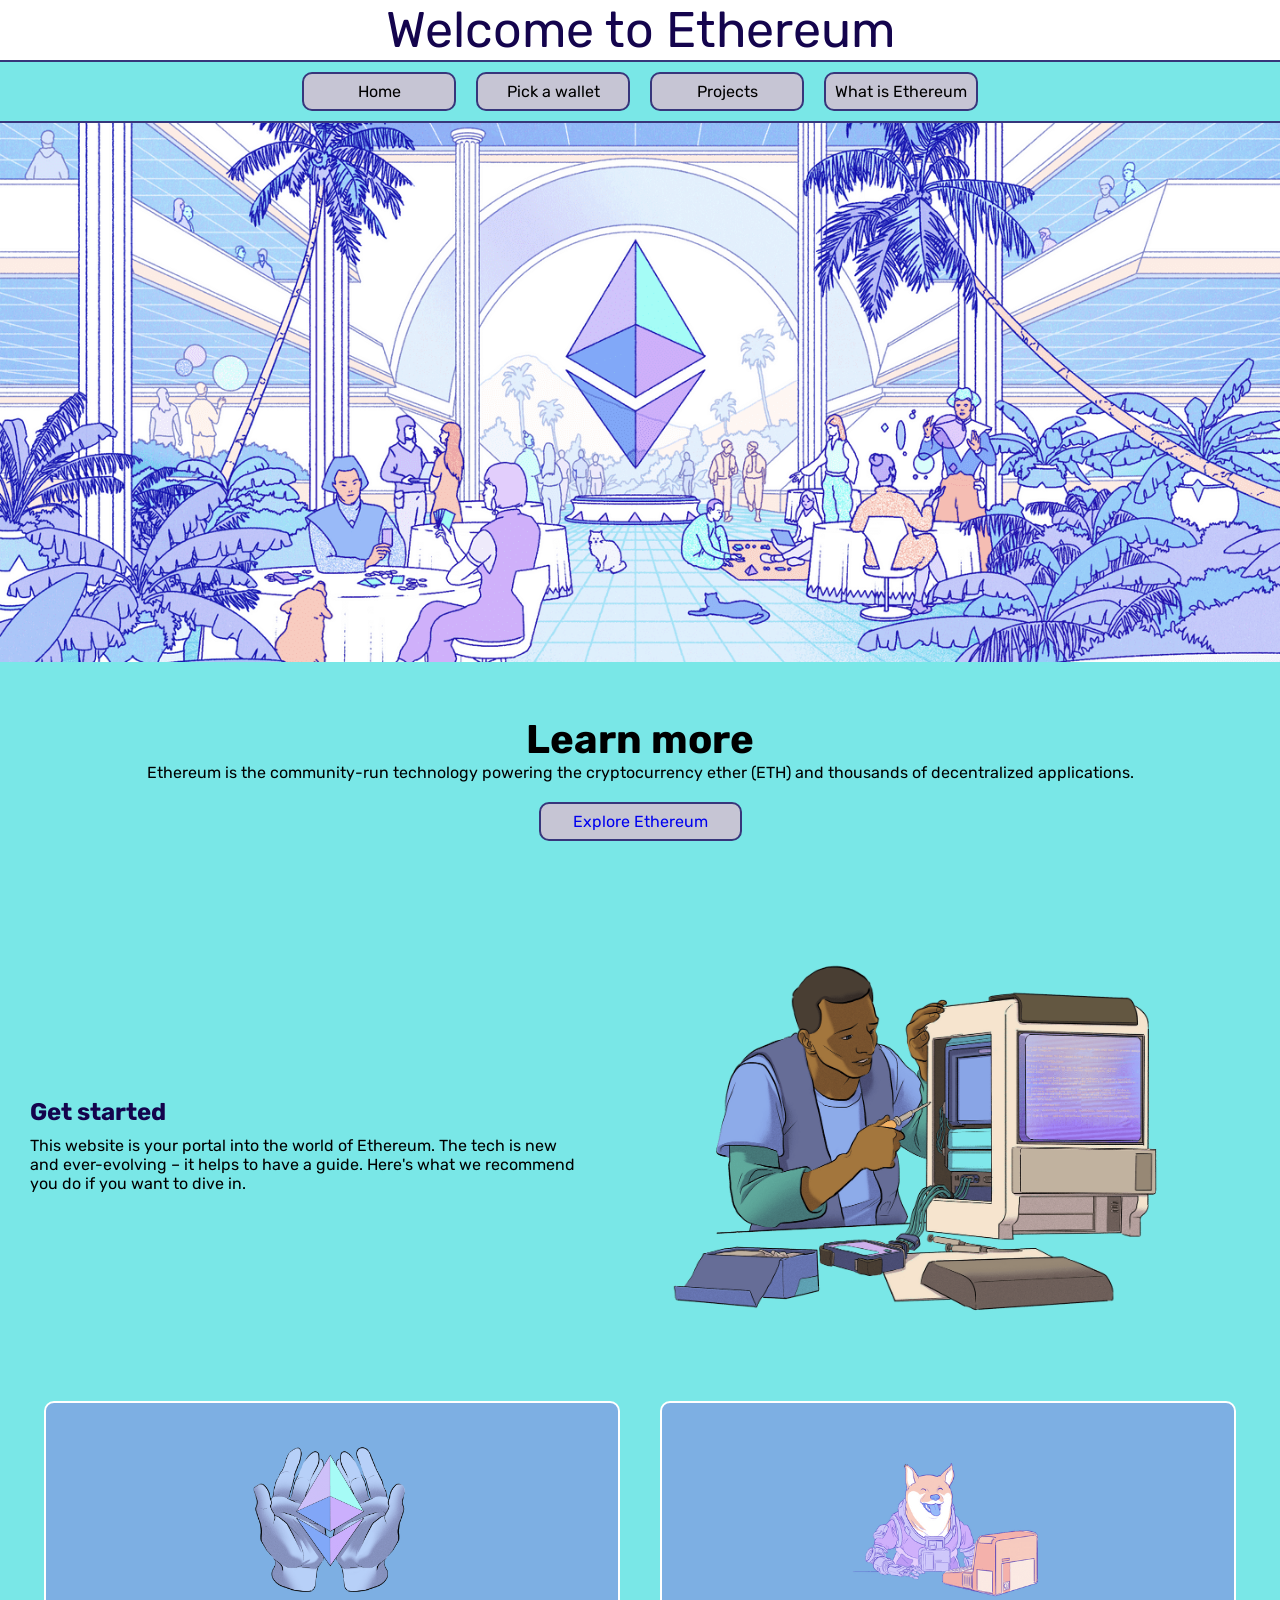
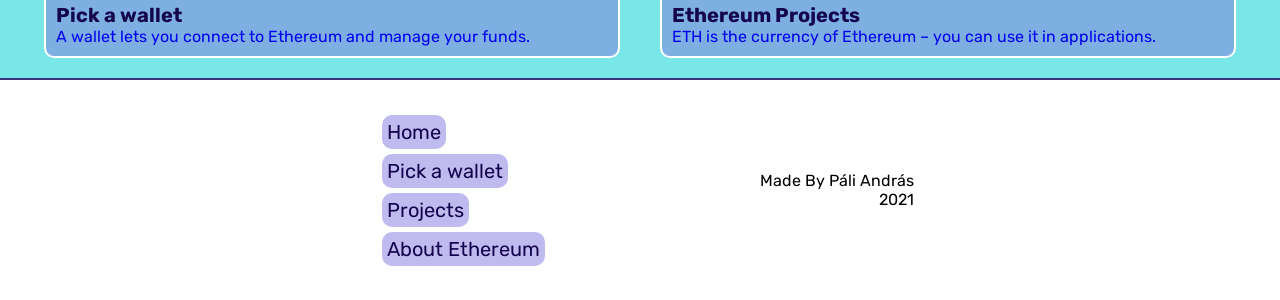
<file: index.html>
<!DOCTYPE HTML>
<HTML lang="hu">

<head>
    <meta charset="utf-8">
    <title>Ethereum | Home</title>
    <link rel="stylesheet" href="style.css">
    <meta name="viewport" content="width=device-width, initial-scale=1.0">
    <meta name="author" content="Páli András">
    <meta name="description" content="Az Ethereum blokklánc fizetőeszköze az ETH, nem hivatalos weboldala.">
    <link href="https://fonts.googleapis.com/css2?family=Rubik:wght@300&display=swap" rel="stylesheet">
    <link rel="icon" href="img/ethereum.ico">
</head>

<body>
    <header>
        <h1>
            Welcome to Ethereum
        </h1>
    </header>
    <nav>
        <ul class="flex_container">
            <li><a href="#">Home</a></li>
            <li><a href="wallet.html">Pick a wallet</a></li>
            <li><a href="projects.html">Projects</a></li>
            <li><a href="aboutus.html">What is Ethereum</a></li>
        </ul>
    </nav>
    <figure>
        <img src="img/hero.png" alt="Background">
    </figure>
    <article>
        <section class="welcome">
            <h2>Learn more</h2>
            <p>Ethereum is the community-run technology powering the cryptocurrency ether (ETH) and thousands of
                decentralized applications.</p>
            <a href="aboutus.html">
                <p>Explore Ethereum</p>
            </a>
        </section>
        <section class="get_started">
            <div>
                <h2>Get started</h2>
                <p>This website is your portal into the world of Ethereum. The tech is new and ever-evolving – it helps
                    to have a guide. Here's what we recommend you do if you want to dive in.</p>
            </div>
            <div>
                <img src="img/hackathon_transparent.png" alt="Technician">
            </div>
        </section>
        <section class="features">
            <a class="wallet" href="wallet.html">
                <h2>Pick a wallet</h2>
                <p>A wallet lets you connect to Ethereum and manage your funds.</p>
            </a>
            <a class="get_eth" href="projects.html">
                <h2>Ethereum Projects</h2>
                <p>ETH is the currency of Ethereum – you can use it in applications.</p>
            </a>
        </section>
    </article>
    <footer>
        <div>
            <ul class="footer_ul">
                <li><a href="index.html">Home</a></li>
                <li><a href="wallet.html">Pick a wallet</a></li>
                <li><a href="projects.html">Projects</a></li>
                <li><a href="aboutus.html">About Ethereum</a></li>
            </ul>
        </div>
        <div>
            <video class="animation" autoplay loop muted >
                <source src="img/ethereum-hero-light-aa1003dec196f40e4af5ad67f9aa3f2a.mp4" type="video/mp4">
            </video>
        </div>
        <div>
            <p>
                Made By Páli András
            </p>
            <p>
                2021
            </p>
        </div>
    </footer>
</body>

</HTML>
</file>
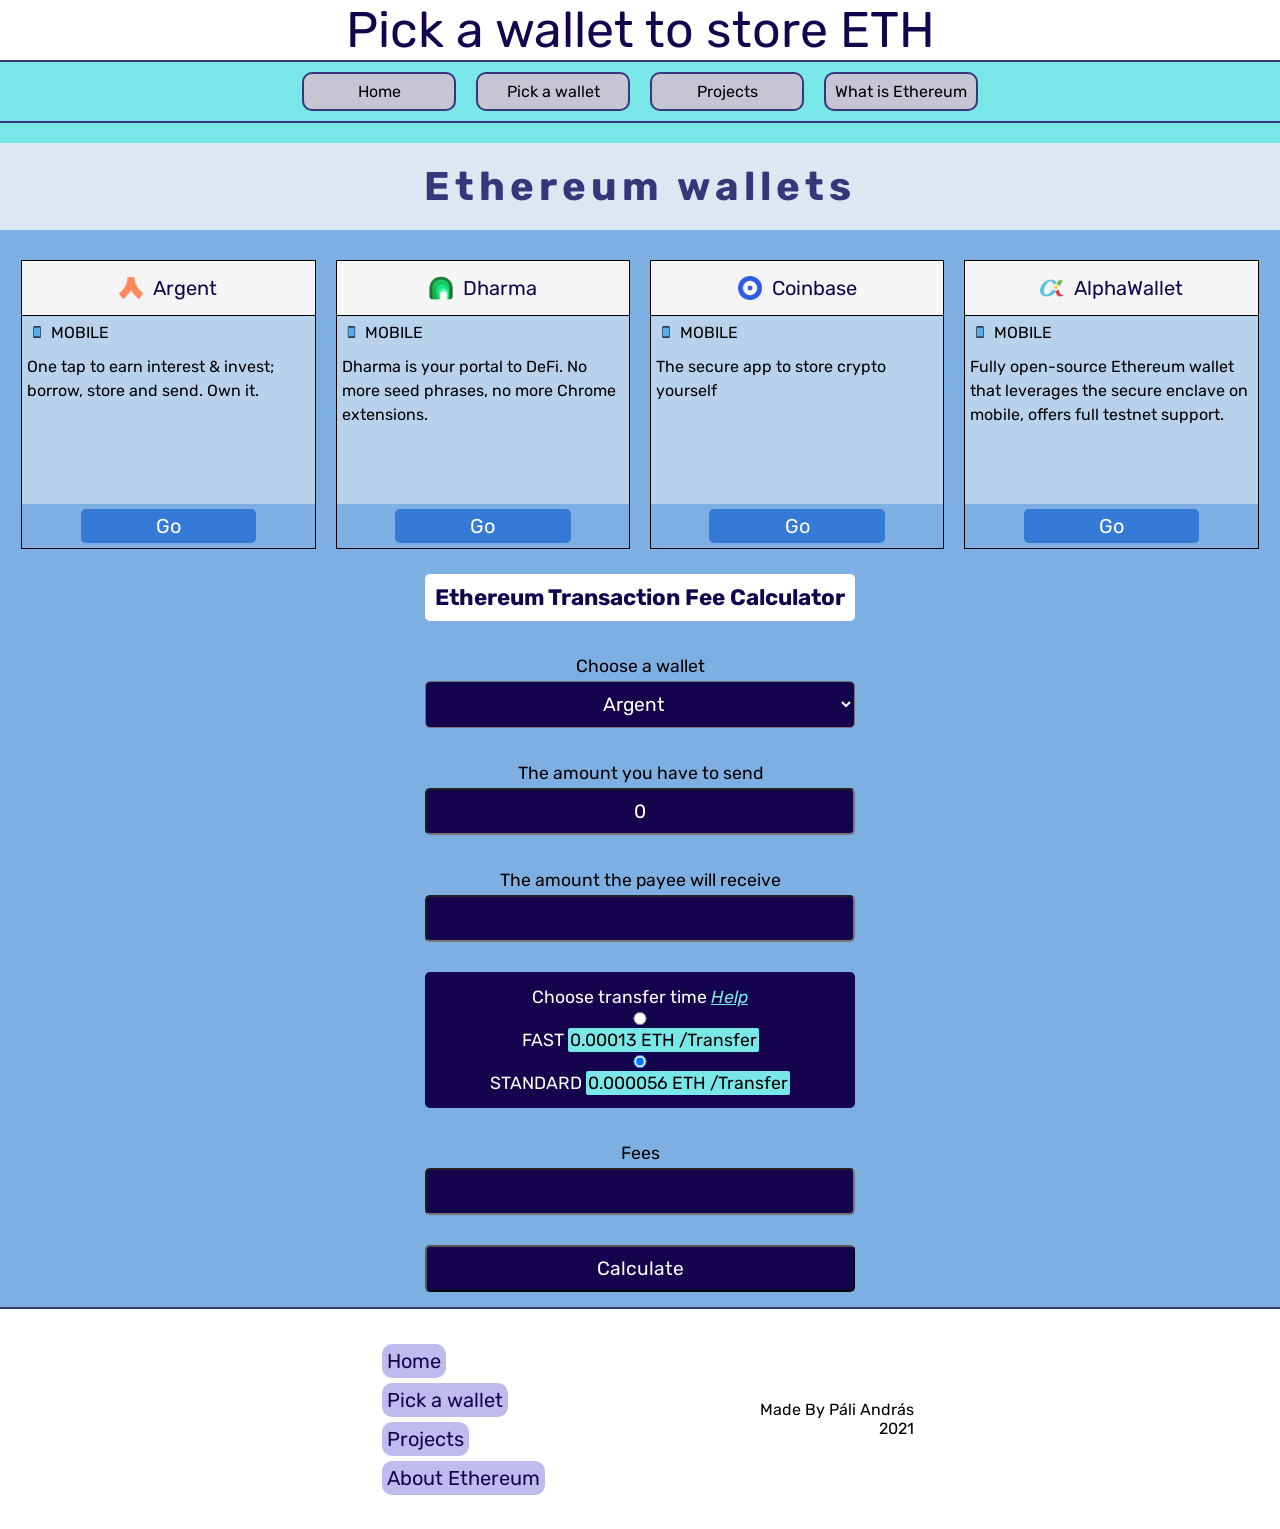
<file: wallet.html>
<!DOCTYPE HTML>
<HTML lang="hu">

<head>
    <meta charset="utf-8">
    <title>Ethereum | Pick a wallet</title>
    <link rel="stylesheet" href="style.css">
    <meta name="viewport" content="width=device-width, initial-scale=1.0">
    <meta name="author" content="Páli András">
    <meta name="description" content="Az Ethereum blokklánc fizetőeszköze az ETH, nem hivatalos weboldala.">
    <link href="https://fonts.googleapis.com/css2?family=Rubik:wght@300&display=swap" rel="stylesheet">
    <link rel="icon" href="img/ethereum.ico">
    <script>
        function calculate() {
            let a = document.getElementById("selected_wallet").selectedIndex;
            let b = document.getElementById("selected_wallet").options;
            let fast = 0.0001913;
            let standard = 0.00005631;
            if (document.getElementById("send").value <= 0) {
                document.getElementById("send").value="INVALID";
            } else {
                if (b[a].value == "Argent") {
                    if (document.getElementById("under2m").checked) {
                        let amount = document.getElementById("send").value;
                        document.getElementById("receive").value = amount * Number(0.98) - fast;
                        document.getElementById("fee").value = amount * Number(0.02) + fast;
                    } else {
                        let amount = document.getElementById("send").value;
                        document.getElementById("receive").value = amount * Number(0.98) - standard;
                        document.getElementById("fee").value = amount * Number(0.02) + standard;
                    }
                }
                if (b[a].value == "Dharma") {
                    if (document.getElementById("under2m").checked) {
                        let amount = document.getElementById("send").value;
                        document.getElementById("receive").value = amount * Number(0.98) - fast;
                        document.getElementById("fee").value = amount * Number(0.02) + fast;
                    } else {
                        let amount = document.getElementById("send").value;
                        document.getElementById("receive").value = amount * Number(0.98) - standard;
                        document.getElementById("fee").value = amount * Number(0.02) + standard;
                    }
                }
                if (b[a].value == "Coinbase") {
                    if (document.getElementById("under2m").checked) {
                        let amount = document.getElementById("send").value;
                        document.getElementById("receive").value = amount * Number(0.98) - fast;
                        document.getElementById("fee").value = amount * Number(0.02) + fast;
                    } else {
                        let amount = document.getElementById("send").value;
                        document.getElementById("receive").value = amount * Number(0.98) - standard;
                        document.getElementById("fee").value = amount * Number(0.02) + standard;
                    }
                }
                if (b[a].value == "AlphaWallet") {
                    if (document.getElementById("under2m").checked) {
                        let amount = document.getElementById("send").value;
                        document.getElementById("receive").value = amount * Number(0.98) - fast;
                        document.getElementById("fee").value = amount * Number(0.02) + fast;
                    } else {
                        let amount = document.getElementById("send").value;
                        document.getElementById("receive").value = amount * Number(0.98) - standard;
                        document.getElementById("fee").value = amount * Number(0.02) + standard;
                    }
                }
            }
        }
    </script>
</head>

<body>
    <header>
        <h1>
            Pick a wallet to store ETH
        </h1>
    </header>
    <nav>
        <ul class="flex_container">
            <li><a href="index.html">Home</a></li>
            <li><a href="#">Pick a wallet</a></li>
            <li><a href="projects.html">Projects</a></li>
            <li><a href="aboutus.html">What is Ethereum</a></li>
        </ul>
    </nav>
    <article class="main">
        <section class="wallet_flex_container_title">
            <h2>Ethereum wallets</h2>
        </section>
        <section class="wallet_flex_container">
            <div class="items">
                <div class="title">
                    <img src="img/argent.png" alt="Argent">
                    <span>Argent</span>
                </div>
                <div class="content">
                    <img src="img/1f4f1.svg" alt="Mobile">
                    <span>MOBILE</span>
                    <p>One tap to earn interest & invest; borrow, store and send. Own it.</p>
                </div>
                <a class="button" href="https://www.argent.xyz/" target="_blank">Go</a>
            </div>
            <div class="items">
                <div class="title">
                    <img src="img/dharma.png" alt="Dharma">
                    <span>Dharma</span>
                </div>
                <div class="content">
                    <img src="img/1f4f1.svg" alt="Mobile">
                    <span>MOBILE</span>
                    <p>Dharma is your portal to DeFi. No more seed phrases, no more Chrome extensions.</p>
                </div>
                <a class="button" href="https://www.dharma.io/" target="_blank">Go</a>
            </div>
            <div class="items">
                <div class="title">
                    <img src="img/coinbase.png" alt="Coinbase">
                    <span>Coinbase</span>
                </div>
                <div class="content">
                    <img src="img/1f4f1.svg" alt="Mobile">
                    <span>MOBILE</span>
                    <p>The secure app to store crypto yourself</p>
                </div>
                <a class="button" href="https://wallet.coinbase.com/" target="_blank">Go</a>
            </div>
            <div class="items">
                <div class="title">
                    <img src="img/alpha.png" alt="AlphaWallet">
                    <span>AlphaWallet</span>
                </div>
                <div class="content">
                    <img src="img/1f4f1.svg" alt="Mobile">
                    <span>MOBILE</span>
                    <p>Fully open-source Ethereum wallet that leverages the secure enclave on mobile, offers full
                        testnet support.</p>
                </div>
                <a class="button" href="https://alphawallet.com/" target="_blank">Go</a>
            </div>
        </section>
        <section class="js">
            <section class="column">
                <div>
                    <h2>
                        Ethereum Transaction Fee Calculator
                    </h2>
                </div>
                <div class="calculator">
                    <label for="selected_wallet">Choose a wallet</label>
                    <select class="input_all" id="selected_wallet" size="1" name="selected_wallet">
                        <option value="Argent">Argent</option>
                        <option value="Dharma">Dharma</option>
                        <option value="Coinbase">Coinbase</option>
                        <option value="AlphaWallet">AlphaWallet</option>
                    </select>
                </div>
                <div>
                    <label for="send">The amount you have to send</label>
                    <input class="input_all" type="text" id="send" value="0" name="send">
                </div>
                <div>
                    <label for="receive">The amount the payee will receive</label>
                    <input class="input_all" type="text" id="receive" value="" name="receive">
                </div>
                <div class="radio_input_all">
                    <label>Choose transfer time <a href="https://legacy.ethgasstation.info/blog/eip-1559/"
                            target="_blank">Help</a></label>
                    <input type="radio" name="radio1" id="under2m">
                    <label class="radio_label" for="under2m">FAST <span class="radio_span">0.00013 ETH
                            /Transfer</span></label>
                    <input type="radio" name="radio1" id="under5m" checked>
                    <label class="radio_label" for="under5m">STANDARD <span class="radio_span">0.000056 ETH
                            /Transfer</span></label>
                </div>
                <div>
                    <label for="fee">Fees</label>
                    <input class="input_all" type="text" id="fee" value="" name="fee">
                </div>
                <div>
                    <input class="input_all" type="button" value="Calculate" onclick="calculate()">
                </div>
            </section>
        </section>
    </article>
    <footer>
        <div>
            <ul class="footer_ul">
                <li><a href="index.html">Home</a></li>
                <li><a href="wallet.html">Pick a wallet</a></li>
                <li><a href="projects.html">Projects</a></li>
                <li><a href="aboutus.html">About Ethereum</a></li>
            </ul>
        </div>
        <div>
            <video autoplay class="animation" loop muted>
                <source src="img/ethereum-hero-light-aa1003dec196f40e4af5ad67f9aa3f2a.mp4" type="video/mp4">
            </video>
        </div>
        <div>
            <p>
                Made By Páli András
            </p>
            <p>
                2021
            </p>
        </div>
    </footer>
</body>

</HTML>
</file>
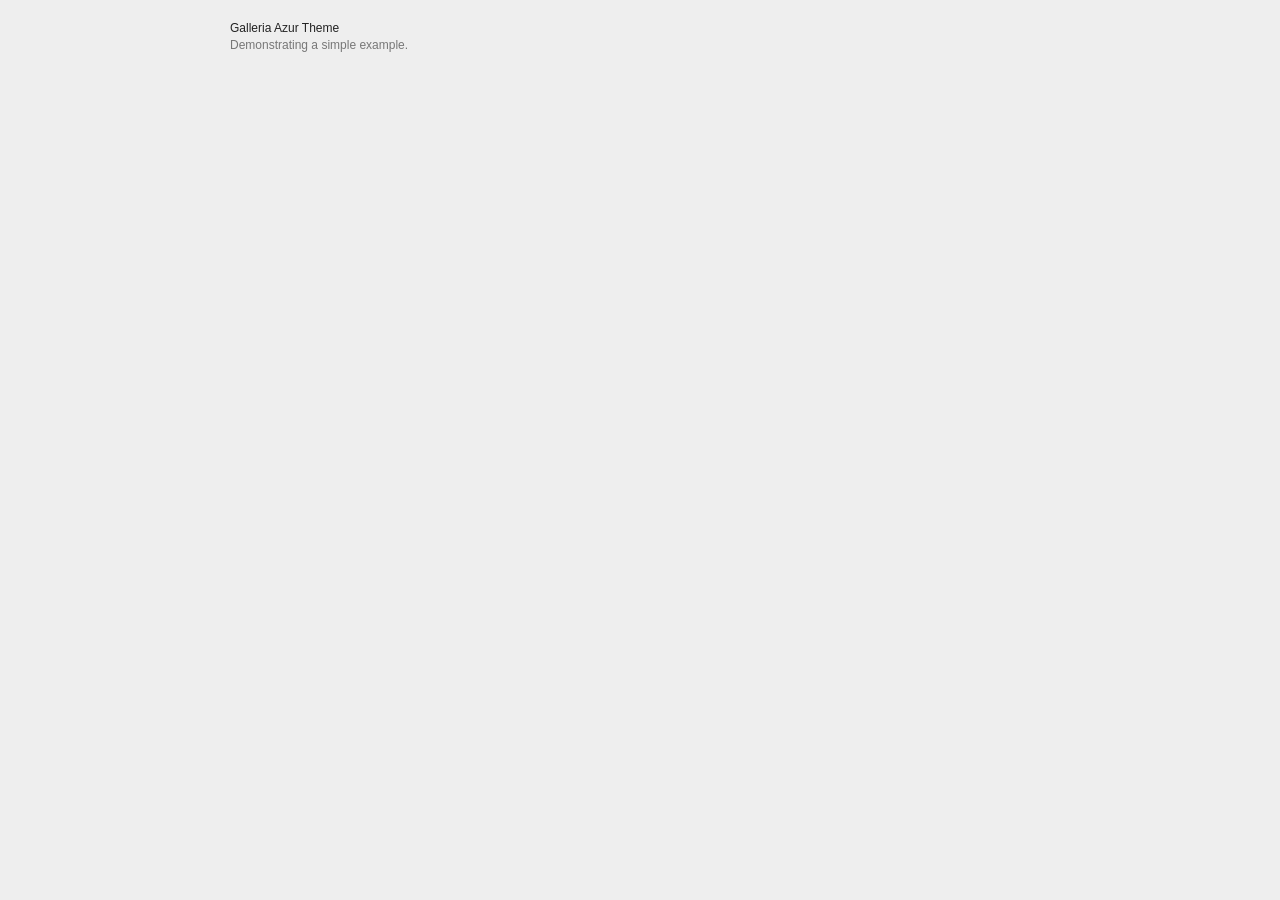
<file: dist/themes/azur/demo-retina.html>
<!DOCTYPE html>
<html lang="en">
    <head>
        <meta charset="utf-8">
        <meta name="viewport" content="width=device-width,initial-scale=0.3">
        <title>Galleria Azur Theme</title>
        <style>

            /* Demo styles */
            html,body{background:#eee;margin:0;}
            .content{color:#777;font:12px/1.4 "helvetica neue",arial,sans-serif;max-width:820px;margin:20px auto;}
            h1{font-size:12px;font-weight:normal;color:#222;margin:0;}
            p{margin:0 0 20px}
            a {color:#22BCB9;text-decoration:none;}
            .galleria-info-description a { color: #bbb;}
            .cred{margin-top:20px;font-size:11px;}

            /* Gallery measures that will be applied */
            .galleria {
                height:420px;    /* defines a static gallery height */
                max-width:820px; /* defines a responsive width */
            }

        </style>

        <!-- load jQuery -->
        <!-- <script src="https://ajax.googleapis.com/ajax/libs/jquery/3.1.1/jquery.js"></script> -->
        <script src="https://ajax.googleapis.com/ajax/libs/jquery/2.2.4/jquery.js"></script>

        <!-- load Galleria -->
        <script src="../../galleria.js"></script>

    </head>
<body>
    <div class="content">
        <h1>Galleria Azur Theme</h1>
        <p>Demonstrating a simple example.</p>

        <div class="galleria">
            <a href="https://picsum.photos/id/389/1024/768.jpg" data-srcset="https://picsum.photos/id/389/1024/768.jpg 1x, https://picsum.photos/id/389/2048/1536.jpg 2x">
                <img src="https://picsum.photos/id/389/150/100.jpg" srcset="https://picsum.photos/id/389/150/100.jpg 1x, https://picsum.photos/id/389/300/200.jpg 2x"
                     data-big="https://picsum.photos/id/389/1440/1080.jpg" data-bigsrcset="https://picsum.photos/id/389/1440/1080.jpg 1x, https://picsum.photos/id/389/2880/2160.jpg 2x"
                     data-description="by &lt;a href=&quot;https://unsplash.com/photos/bt-Sc22W-BE&quot;&gt;Jake Hills&lt;/a&gt; on &lt;a href=&quot;https://unsplash.com&quot;&gt;Unsplash&lt;/a&gt;"
                     data-title="Footsteps">
            </a>
            <a href="https://picsum.photos/id/675/1024/768.jpg" data-srcset="https://picsum.photos/id/675/1024/768.jpg 1x, https://picsum.photos/id/675/2048/1536.jpg 2x">
                <img src="https://picsum.photos/id/675/150/100.jpg" srcset="https://picsum.photos/id/675/150/100.jpg 1x, https://picsum.photos/id/675/300/200.jpg 2x"
                     data-big="https://picsum.photos/id/675/1440/1080.jpg" data-bigsrcset="https://picsum.photos/id/675/1440/1080.jpg 1x, https://picsum.photos/id/675/2880/2160.jpg 2x"
                     data-description="by &lt;a href=&quot;https://unsplash.com/photos/hBYzBU1xP6s&quot;&gt;Barn Images&lt;/a&gt; on &lt;a href=&quot;https://unsplash.com&quot;&gt;Unsplash&lt;/a&gt;"
                     data-title="Waves washes on beach shore">
            </a>
            <a href="https://picsum.photos/id/525/1024/768.jpg" data-srcset="https://picsum.photos/id/525/1024/768.jpg 1x, https://picsum.photos/id/525/2048/1536.jpg 2x">
                <img src="https://picsum.photos/id/525/150/100.jpg" srcset="https://picsum.photos/id/525/150/100.jpg 1x, https://picsum.photos/id/525/300/200.jpg 2x"
                     data-big="https://picsum.photos/id/525/1440/1080.jpg" data-bigsrcset="https://picsum.photos/id/525/1440/1080.jpg 1x, https://picsum.photos/id/525/2880/2160.jpg 2x"
                     data-description="by &lt;a href=&quot;https://unsplash.com/photos/aViOQZzikVs&quot;&gt;Luca Zanon&lt;/a&gt; on &lt;a href=&quot;https://unsplash.com&quot;&gt;Unsplash&lt;/a&gt;"
                     data-title="Extreme Desert Hike">
            </a>
            <a href="https://picsum.photos/id/349/1024/768.jpg" data-srcset="https://picsum.photos/id/349/1024/768.jpg 1x, https://picsum.photos/id/349/2048/1536.jpg 2x">
                <img src="https://picsum.photos/id/349/150/100.jpg" srcset="https://picsum.photos/id/349/150/100.jpg 1x, https://picsum.photos/id/349/300/200.jpg 2x"
                     data-big="https://picsum.photos/id/349/1440/1080.jpg" data-bigsrcset="https://picsum.photos/id/349/1440/1080.jpg 1x, https://picsum.photos/id/349/2880/2160.jpg 2x"
                     data-description="by &lt;a href=&quot;https://unsplash.com/photos/FmMivfgHCiM&quot;&gt;Caleb George&lt;/a&gt; on &lt;a href=&quot;https://unsplash.com&quot;&gt;Unsplash&lt;/a&gt;"
                     data-title="Man in front of skyline">
            </a>
            <a href="https://picsum.photos/id/120/1024/768.jpg" data-srcset="https://picsum.photos/id/120/1024/768.jpg 1x, https://picsum.photos/id/120/2048/1536.jpg 2x">
                <img src="https://picsum.photos/id/120/150/100.jpg" srcset="https://picsum.photos/id/120/150/100.jpg 1x, https://picsum.photos/id/120/300/200.jpg 2x"
                     data-big="https://picsum.photos/id/120/1440/1080.jpg" data-bigsrcset="https://picsum.photos/id/120/1440/1080.jpg 1x, https://picsum.photos/id/120/2880/2160.jpg 2x"
                     data-description="by &lt;a href=&quot;https://unsplash.com/photos/_DA3D5P71qs&quot;&gt;Guillaume&lt;/a&gt; on &lt;a href=&quot;https://unsplash.com&quot;&gt;Unsplash&lt;/a&gt;"
                     data-title="Milky Way Night Sky">
            </a>
            <a href="https://picsum.photos/id/299/1024/768.jpg" data-srcset="https://picsum.photos/id/299/1024/768.jpg 1x, https://picsum.photos/id/299/2048/1536.jpg 2x">
                <img src="https://picsum.photos/id/299/150/100.jpg" srcset="https://picsum.photos/id/299/150/100.jpg 1x, https://picsum.photos/id/299/300/200.jpg 2x"
                     data-big="https://picsum.photos/id/299/1440/1080.jpg" data-bigsrcset="https://picsum.photos/id/299/1440/1080.jpg 1x, https://picsum.photos/id/299/2880/2160.jpg 2x"
                     data-description="by &lt;a href=&quot;https://unsplash.com/photos/nOhUx3tiaQQ&quot;&gt;Matthew Wiebe&lt;/a&gt; on &lt;a href=&quot;https://unsplash.com&quot;&gt;Unsplash&lt;/a&gt;"
                     data-title="My favorite building in the city">
            </a>
            <a href="https://picsum.photos/id/219/1024/768.jpg" data-srcset="https://picsum.photos/id/219/1024/768.jpg 1x, https://picsum.photos/id/219/2048/1536.jpg 2x">
                <img src="https://picsum.photos/id/219/150/100.jpg" srcset="https://picsum.photos/id/219/150/100.jpg 1x, https://picsum.photos/id/219/300/200.jpg 2x"
                     data-big="https://picsum.photos/id/219/1440/1080.jpg" data-bigsrcset="https://picsum.photos/id/219/1440/1080.jpg 1x, https://picsum.photos/id/219/2880/2160.jpg 2x"
                     data-description="by &lt;a href=&quot;https://unsplash.com/photos/7iB4OZDlRok&quot;&gt;Martyn Seddon&lt;/a&gt; on &lt;a href=&quot;https://unsplash.com&quot;&gt;Unsplash&lt;/a&gt;"
                     data-title="Encounter with a leopard">
            </a>
            <a href="https://picsum.photos/id/856/1024/768.jpg" data-srcset="https://picsum.photos/id/856/1024/768.jpg 1x, https://picsum.photos/id/856/2048/1536.jpg 2x">
                <img src="https://picsum.photos/id/856/150/100.jpg" srcset="https://picsum.photos/id/856/150/100.jpg 1x, https://picsum.photos/id/856/300/200.jpg 2x"
                     data-big="https://picsum.photos/id/856/1440/1080.jpg" data-bigsrcset="https://picsum.photos/id/856/1440/1080.jpg 1x, https://picsum.photos/id/856/2880/2160.jpg 2x"
                     data-description="by &lt;a href=&quot;https://unsplash.com/photos/omKdUQ9R3Zo&quot;&gt;Olu Eletu&lt;/a&gt; on &lt;a href=&quot;https://unsplash.com&quot;&gt;Unsplash&lt;/a&gt;"
                     data-title="Elegant man with hot coffee">
            </a>
            <a href="https://picsum.photos/id/531/1024/768.jpg" data-srcset="https://picsum.photos/id/531/1024/768.jpg 1x, https://picsum.photos/id/531/2048/1536.jpg 2x">
                <img src="https://picsum.photos/id/531/150/100.jpg" srcset="https://picsum.photos/id/531/150/100.jpg 1x, https://picsum.photos/id/531/300/200.jpg 2x"
                     data-big="https://picsum.photos/id/531/1440/1080.jpg" data-bigsrcset="https://picsum.photos/id/531/1440/1080.jpg 1x, https://picsum.photos/id/531/2880/2160.jpg 2x"
                     data-description="by &lt;a href=&quot;https://unsplash.com/photos/zr8msYQhfRg&quot;&gt;Jeff Sheldon&lt;/a&gt; on &lt;a href=&quot;https://unsplash.com&quot;&gt;Unsplash&lt;/a&gt;"
                     data-title="Vintage cameras">
            </a>
            <a href="https://picsum.photos/id/426/1024/768.jpg" data-srcset="https://picsum.photos/id/426/1024/768.jpg 1x, https://picsum.photos/id/426/2048/1536.jpg 2x">
                <img src="https://picsum.photos/id/426/150/100.jpg" srcset="https://picsum.photos/id/426/150/100.jpg 1x, https://picsum.photos/id/426/300/200.jpg 2x"
                     data-big="https://picsum.photos/id/426/1440/1080.jpg" data-bigsrcset="https://picsum.photos/id/426/1440/1080.jpg 1x, https://picsum.photos/id/426/2880/2160.jpg 2x"
                     data-description="by &lt;a href=&quot;https://unsplash.com/photos/01ZeHnK3F_4&quot;&gt;Ales Krivec&lt;/a&gt; on &lt;a href=&quot;https://unsplash.com&quot;&gt;Unsplash&lt;/a&gt;"
                     data-title="Valley town">
            </a>
            <a href="https://vimeo.com/25750735">
                <span class="video">Works for vimeo too.</span>
            </a>
            <a href="https://www.youtube.com/watch?v=PEEXZZ071FE">
                <span class="video">Works for youtube too.</span>
            </a>
        </div>


    </div>
    <script>
    $(function() {
        // Load the Azur theme
        Galleria.loadTheme('galleria.azur.js');

        // Initialize Galleria
        Galleria.run('.galleria');
    });
    </script>
    </body>
</html>
</file>
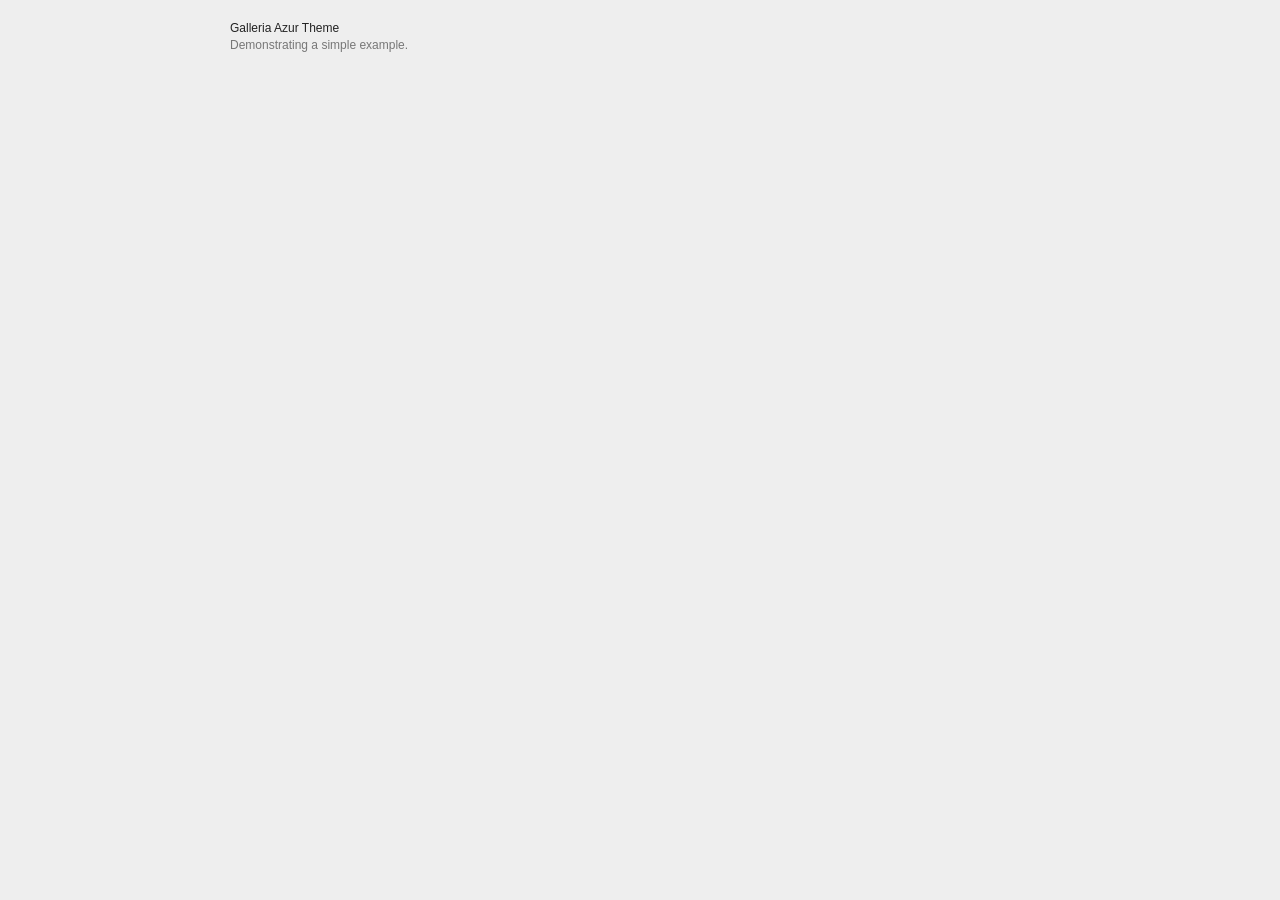
<file: dist/themes/azur/demo.html>
<!DOCTYPE html>
<html lang="en">
    <head>
        <meta charset="utf-8">
        <meta name="viewport" content="width=device-width,initial-scale=0.3">
        <title>Galleria Azur Theme</title>
        <style>

            /* Demo styles */
            html,body{background:#eee;margin:0;}
            .content{color:#777;font:12px/1.4 "helvetica neue",arial,sans-serif;max-width:820px;margin:20px auto;}
            h1{font-size:12px;font-weight:normal;color:#222;margin:0;}
            p{margin:0 0 20px}
            a {color:#22BCB9;text-decoration:none;}
            .galleria-info-description a { color: #bbb;}
            .cred{margin-top:20px;font-size:11px;}

            /* Gallery measures that will be applied */
            .galleria {
                height:420px;    /* defines a static gallery height */
                max-width:820px; /* defines a responsive width */
            }

        </style>

        <!-- load jQuery -->
        <!-- <script src="https://ajax.googleapis.com/ajax/libs/jquery/3.1.1/jquery.js"></script> -->
        <script src="https://ajax.googleapis.com/ajax/libs/jquery/2.2.4/jquery.js"></script>

        <!-- load Galleria -->
        <script src="../../galleria.js"></script>

    </head>
<body>
    <div class="content">
        <h1>Galleria Azur Theme</h1>
        <p>Demonstrating a simple example.</p>

        <div class="galleria">
            <a href="https://picsum.photos/id/389/1024/768.jpg">
                <img src="https://picsum.photos/id/389/150/100.jpg"
                     data-big="https://picsum.photos/id/389/1440/1080.jpg"
                     data-description="by &lt;a href=&quot;https://unsplash.com/photos/bt-Sc22W-BE&quot;&gt;Jake Hills&lt;/a&gt; on &lt;a href=&quot;https://unsplash.com&quot;&gt;Unsplash&lt;/a&gt;"
                     data-title="Footsteps">
            </a>
            <a href="https://picsum.photos/id/675/1024/768.jpg">
                <img src="https://picsum.photos/id/675/150/100.jpg"
                     data-big="https://picsum.photos/id/675/1440/1080.jpg"
                     data-description="by &lt;a href=&quot;https://unsplash.com/photos/hBYzBU1xP6s&quot;&gt;Barn Images&lt;/a&gt; on &lt;a href=&quot;https://unsplash.com&quot;&gt;Unsplash&lt;/a&gt;"
                     data-title="Waves washes on beach shore">
            </a>
            <a href="https://picsum.photos/id/525/1024/768.jpg">
                <img src="https://picsum.photos/id/525/150/100.jpg"
                     data-big="https://picsum.photos/id/525/1440/1080.jpg"
                     data-description="by &lt;a href=&quot;https://unsplash.com/photos/aViOQZzikVs&quot;&gt;Luca Zanon&lt;/a&gt; on &lt;a href=&quot;https://unsplash.com&quot;&gt;Unsplash&lt;/a&gt;"
                     data-title="Extreme Desert Hike">
            </a>
            <a href="https://picsum.photos/id/349/1024/768.jpg">
                <img src="https://picsum.photos/id/349/150/100.jpg"
                     data-big="https://picsum.photos/id/349/1440/1080.jpg"
                     data-description="by &lt;a href=&quot;https://unsplash.com/photos/FmMivfgHCiM&quot;&gt;Caleb George&lt;/a&gt; on &lt;a href=&quot;https://unsplash.com&quot;&gt;Unsplash&lt;/a&gt;"
                     data-title="Man in front of skyline">
            </a>
            <a href="https://picsum.photos/id/120/1024/768.jpg">
                <img src="https://picsum.photos/id/120/150/100.jpg"
                     data-big="https://picsum.photos/id/120/1440/1080.jpg"
                     data-description="by &lt;a href=&quot;https://unsplash.com/photos/_DA3D5P71qs&quot;&gt;Guillaume&lt;/a&gt; on &lt;a href=&quot;https://unsplash.com&quot;&gt;Unsplash&lt;/a&gt;"
                     data-title="Milky Way Night Sky">
            </a>
            <a href="https://picsum.photos/id/299/1024/768.jpg">
                <img src="https://picsum.photos/id/299/150/100.jpg"
                     data-big="https://picsum.photos/id/299/1440/1080.jpg"
                     data-description="by &lt;a href=&quot;https://unsplash.com/photos/nOhUx3tiaQQ&quot;&gt;Matthew Wiebe&lt;/a&gt; on &lt;a href=&quot;https://unsplash.com&quot;&gt;Unsplash&lt;/a&gt;"
                     data-title="My favorite building in the city">
            </a>
            <a href="https://picsum.photos/id/219/1024/768.jpg">
                <img src="https://picsum.photos/id/219/150/100.jpg"
                     data-big="https://picsum.photos/id/219/1440/1080.jpg"
                     data-description="by &lt;a href=&quot;https://unsplash.com/photos/7iB4OZDlRok&quot;&gt;Martyn Seddon&lt;/a&gt; on &lt;a href=&quot;https://unsplash.com&quot;&gt;Unsplash&lt;/a&gt;"
                     data-title="Encounter with a leopard">
            </a>
            <a href="https://picsum.photos/id/856/1024/768.jpg">
                <img src="https://picsum.photos/id/856/150/100.jpg"
                     data-big="https://picsum.photos/id/856/1440/1080.jpg"
                     data-description="by &lt;a href=&quot;https://unsplash.com/photos/omKdUQ9R3Zo&quot;&gt;Olu Eletu&lt;/a&gt; on &lt;a href=&quot;https://unsplash.com&quot;&gt;Unsplash&lt;/a&gt;"
                     data-title="Elegant man with hot coffee">
            </a>
            <a href="https://picsum.photos/id/531/1024/768.jpg">
                <img src="https://picsum.photos/id/531/150/100.jpg"
                     data-big="https://picsum.photos/id/531/1440/1080.jpg"
                     data-description="by &lt;a href=&quot;https://unsplash.com/photos/zr8msYQhfRg&quot;&gt;Jeff Sheldon&lt;/a&gt; on &lt;a href=&quot;https://unsplash.com&quot;&gt;Unsplash&lt;/a&gt;"
                     data-title="Vintage cameras">
            </a>
            <a href="https://picsum.photos/id/426/1024/768.jpg">
                <img src="https://picsum.photos/id/426/150/100.jpg"
                     data-big="https://picsum.photos/id/426/1440/1080.jpg"
                     data-description="by &lt;a href=&quot;https://unsplash.com/photos/01ZeHnK3F_4&quot;&gt;Ales Krivec&lt;/a&gt; on &lt;a href=&quot;https://unsplash.com&quot;&gt;Unsplash&lt;/a&gt;"
                     data-title="Valley town">
            </a>
            <a href="https://vimeo.com/25750735">
                <span class="video">Works for vimeo too.</span>
            </a>
            <a href="https://www.youtube.com/watch?v=PEEXZZ071FE">
                <span class="video">Works for youtube too.</span>
            </a>
        </div>


    </div>
    <script>
    $(function() {
        // Load the Azur theme
        Galleria.loadTheme('galleria.azur.js');

        // Initialize Galleria
        Galleria.run('.galleria');
    });
    </script>
    </body>
</html>
</file>
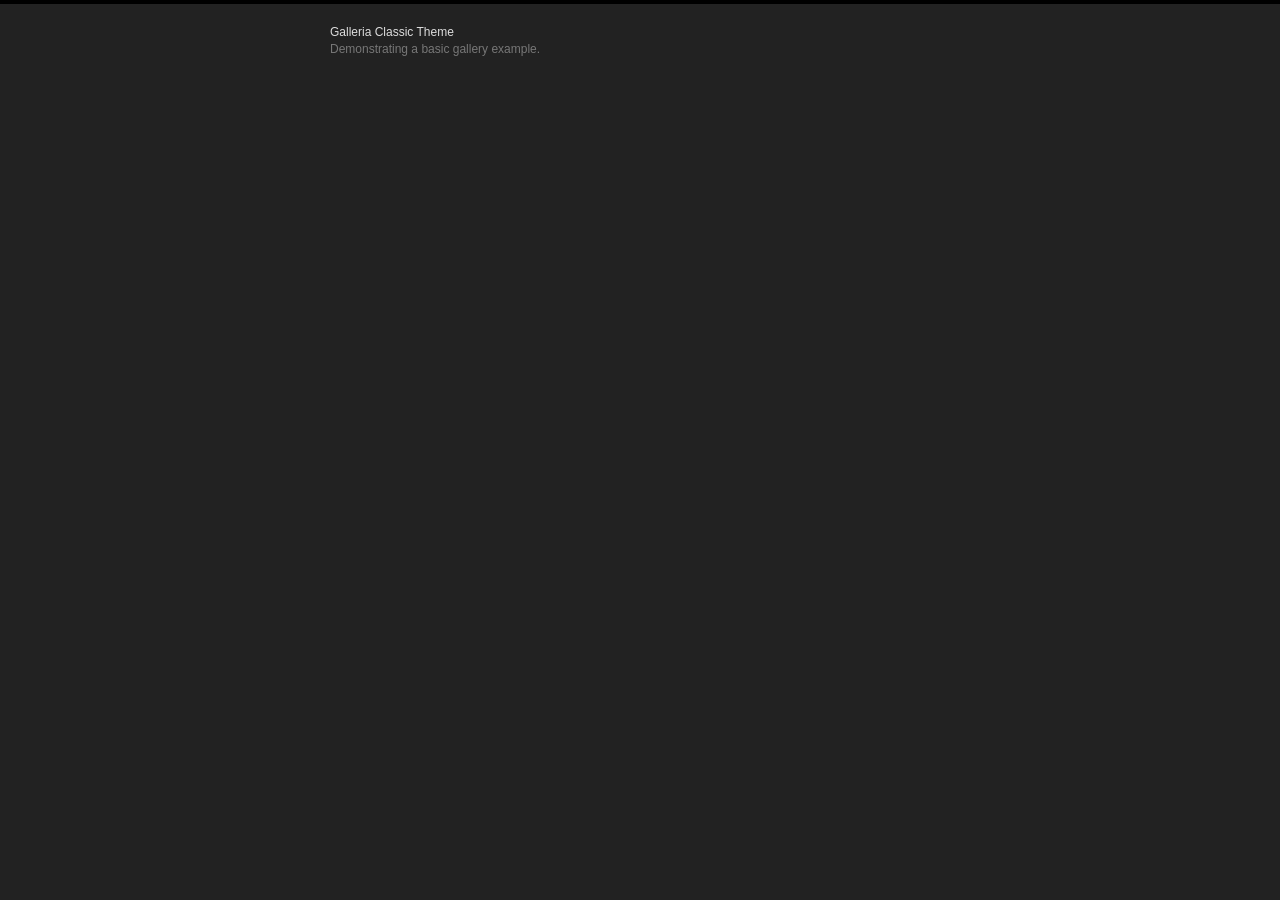
<file: dist/themes/classic/demo-retina.html>
<!DOCTYPE html>
<html lang="en">
    <head>
        <meta charset="utf-8">
        <title>Galleria Classic Theme</title>
        <style>

            /* Demo styles */
            html,body{background:#222;margin:0;}
            body{border-top:4px solid #000;}
            .content{color:#777;font:12px/1.4 "helvetica neue",arial,sans-serif;width:620px;margin:20px auto;}
            h1{font-size:12px;font-weight:normal;color:#ddd;margin:0;}
            p{margin:0 0 20px}
            a {color:#22BCB9;text-decoration:none;}
            .galleria-info-description a {color: #bbb;}
            .cred{margin-top:20px;font-size:11px;}

            /* This rule is read by Galleria to define the gallery height: */
            #galleria{height:320px}

        </style>

        <!-- load jQuery -->
        <!-- <script src="https://ajax.googleapis.com/ajax/libs/jquery/3.1.1/jquery.js"></script> -->
        <script src="https://ajax.googleapis.com/ajax/libs/jquery/2.2.4/jquery.js"></script>

        <!-- load Galleria -->
        <script src="../../galleria.js"></script>

    </head>
<body>
    <div class="content">
        <h1>Galleria Classic Theme</h1>
        <p>Demonstrating a basic gallery example.</p>

        <div id="galleria">
            <a href="https://picsum.photos/id/1055/800/500.jpg" data-srcset="https://picsum.photos/id/1055/800/500.jpg 1x, https://picsum.photos/id/1055/1600/1000.jpg 2x">
                <img src="https://picsum.photos/id/1055/150/100.jpg" srcset="https://picsum.photos/id/1055/150/100.jpg 1x, https://picsum.photos/id/1055/300/200.jpg 2x"
                     data-description="by &lt;a href=&quot;https://unsplash.com/photos/12rzbJhQ89E&quot;&gt;Neil Thomas&lt;/a&gt; on &lt;a href=&quot;https://unsplash.com&quot;&gt;Unsplash&lt;/a&gt;"
                     data-title="Calm before the storm">
            </a>
            <a href="https://picsum.photos/id/268/800/500.jpg" data-srcset="https://picsum.photos/id/268/800/500.jpg 1x, https://picsum.photos/id/268/1600/1000.jpg 2x">
                <img src="https://picsum.photos/id/268/150/100.jpg" srcset="https://picsum.photos/id/268/150/100.jpg 1x, https://picsum.photos/id/268/300/200.jpg 2x"
                     data-description="by &lt;a href=&quot;https://unsplash.com/photos/vc3ZOCf5BN8&quot;&gt;davide ragusa&lt;/a&gt; on &lt;a href=&quot;https://unsplash.com&quot;&gt;Unsplash&lt;/a&gt;"
                     data-title="Wooden gate at the beach">
            </a>
            <a href="https://picsum.photos/id/35/800/500.jpg" data-srcset="https://picsum.photos/id/35/800/500.jpg 1x, https://picsum.photos/id/35/1600/1000.jpg 2x">
                <img src="https://picsum.photos/id/35/150/100.jpg" srcset="https://picsum.photos/id/35/150/100.jpg 1x, https://picsum.photos/id/35/300/200.jpg 2x"
                     data-description="by &lt;a href=&quot;https://unsplash.com/photos/znM0ujn2RUA&quot;&gt;Shane Colella&lt;/a&gt; on &lt;a href=&quot;https://unsplash.com&quot;&gt;Unsplash&lt;/a&gt;"
                     data-title="Prickly orange needles">
            </a>
            <a href="https://picsum.photos/id/810/800/500.jpg" data-srcset="https://picsum.photos/id/810/800/500.jpg 1x, https://picsum.photos/id/810/1600/1000.jpg 2x">
                <img src="https://picsum.photos/id/810/150/100.jpg" srcset="https://picsum.photos/id/810/150/100.jpg 1x, https://picsum.photos/id/810/300/200.jpg 2x"
                     data-description="by &lt;a href=&quot;https://unsplash.com/photos/5QyPh6O9tfw&quot;&gt;Luís Perdigão&lt;/a&gt; on &lt;a href=&quot;https://unsplash.com&quot;&gt;Unsplash&lt;/a&gt;"
                     data-title="Bridge To Anywhere">
            </a>
            <a href="https://picsum.photos/id/327/800/500.jpg" data-srcset="https://picsum.photos/id/327/800/500.jpg 1x, https://picsum.photos/id/327/1600/1000.jpg 2x">
                <img src="https://picsum.photos/id/327/150/100.jpg" srcset="https://picsum.photos/id/327/150/100.jpg 1x, https://picsum.photos/id/327/300/200.jpg 2x"
                     data-description="by &lt;a href=&quot;https://unsplash.com/photos/Gg7uKdHFb_c&quot;&gt;Ryan Schroeder&lt;/a&gt; on &lt;a href=&quot;https://unsplash.com&quot;&gt;Unsplash&lt;/a&gt;"
                     data-title="Alpine mountains under a clear sky">
            </a>
            <a href="https://picsum.photos/id/241/800/500.jpg" data-srcset="https://picsum.photos/id/241/800/500.jpg 1x, https://picsum.photos/id/241/1600/1000.jpg 2x">
                <img src="https://picsum.photos/id/241/150/100.jpg" srcset="https://picsum.photos/id/241/150/100.jpg 1x, https://picsum.photos/id/241/300/200.jpg 2x"
                     data-description="by &lt;a href=&quot;https://unsplash.com/photos/1Cg7BQXp024&quot;&gt;Sylwia Bartyzel&lt;/a&gt; on &lt;a href=&quot;https://unsplash.com&quot;&gt;Unsplash&lt;/a&gt;"
                     data-title="monochrome wire fence on hill">
            </a>
            <a href="https://picsum.photos/id/874/800/500.jpg" data-srcset="https://picsum.photos/id/874/800/500.jpg 1x, https://picsum.photos/id/874/1600/1000.jpg 2x">
                <img src="https://picsum.photos/id/874/150/100.jpg" srcset="https://picsum.photos/id/874/150/100.jpg 1x, https://picsum.photos/id/874/300/200.jpg 2x"
                     data-description="by &lt;a href=&quot;https://unsplash.com/photos/Cp-LUHPRpWM&quot;&gt;Christopher Campbell&lt;/a&gt; on &lt;a href=&quot;https://unsplash.com&quot;&gt;Unsplash&lt;/a&gt;"
                     data-title="woman underwater in dress">
            </a>
            <a href="https://picsum.photos/id/42/800/500.jpg" data-srcset="https://picsum.photos/id/42/800/500.jpg 1x, https://picsum.photos/id/42/1600/1000.jpg 2x">
                <img src="https://picsum.photos/id/42/150/100.jpg" srcset="https://picsum.photos/id/42/150/100.jpg 1x, https://picsum.photos/id/42/300/200.jpg 2x"
                     data-description="by &lt;a href=&quot;https://unsplash.com/photos/KR2mdHJ5qMg&quot;&gt;Luke Chesser&lt;/a&gt; on &lt;a href=&quot;https://unsplash.com&quot;&gt;Unsplash&lt;/a&gt;"
                     data-title="Coffee in Montreal">
            </a>
            <a href="https://picsum.photos/id/313/800/500.jpg" data-srcset="https://picsum.photos/id/313/800/500.jpg 1x, https://picsum.photos/id/313/1600/1000.jpg 2x">
                <img src="https://picsum.photos/id/313/150/100.jpg" srcset="https://picsum.photos/id/313/150/100.jpg 1x, https://picsum.photos/id/313/300/200.jpg 2x"
                     data-description="by &lt;a href=&quot;https://unsplash.com/photos/4xYgBTYC2-Q&quot;&gt;Sonja Langford&lt;/a&gt; on &lt;a href=&quot;https://unsplash.com&quot;&gt;Unsplash&lt;/a&gt;"
                     data-title="Cloud on the field">
            </a>
            <a href="https://picsum.photos/id/235/800/500.jpg" data-srcset="https://picsum.photos/id/235/800/500.jpg 1x, https://picsum.photos/id/235/1600/1000.jpg 2x">
                <img src="https://picsum.photos/id/235/150/100.jpg" srcset="https://picsum.photos/id/235/150/100.jpg 1x, https://picsum.photos/id/235/300/200.jpg 2x"
                     data-description="by &lt;a href=&quot;https://unsplash.com/photos/TI-B-TNYJMU&quot;&gt;Paul E. Harrer&lt;/a&gt; on &lt;a href=&quot;https://unsplash.com&quot;&gt;Unsplash&lt;/a&gt;"
                     data-title="View from the Langbathsee mountain lake">
            </a>
            <a href="https://vimeo.com/25750735">
                <span class="video">Works for vimeo too.</span>
            </a>
            <a href="https://www.youtube.com/watch?v=PEEXZZ071FE">
                <span class="video">Works for youtube too.</span>
            </a>
        </div>
    </div>

    <script>
    $(function() {
        // Load the classic theme
        Galleria.loadTheme('galleria.classic.js');

        // Initialize Galleria
        Galleria.run('#galleria');
    });
    </script>
    </body>
</html>
</file>
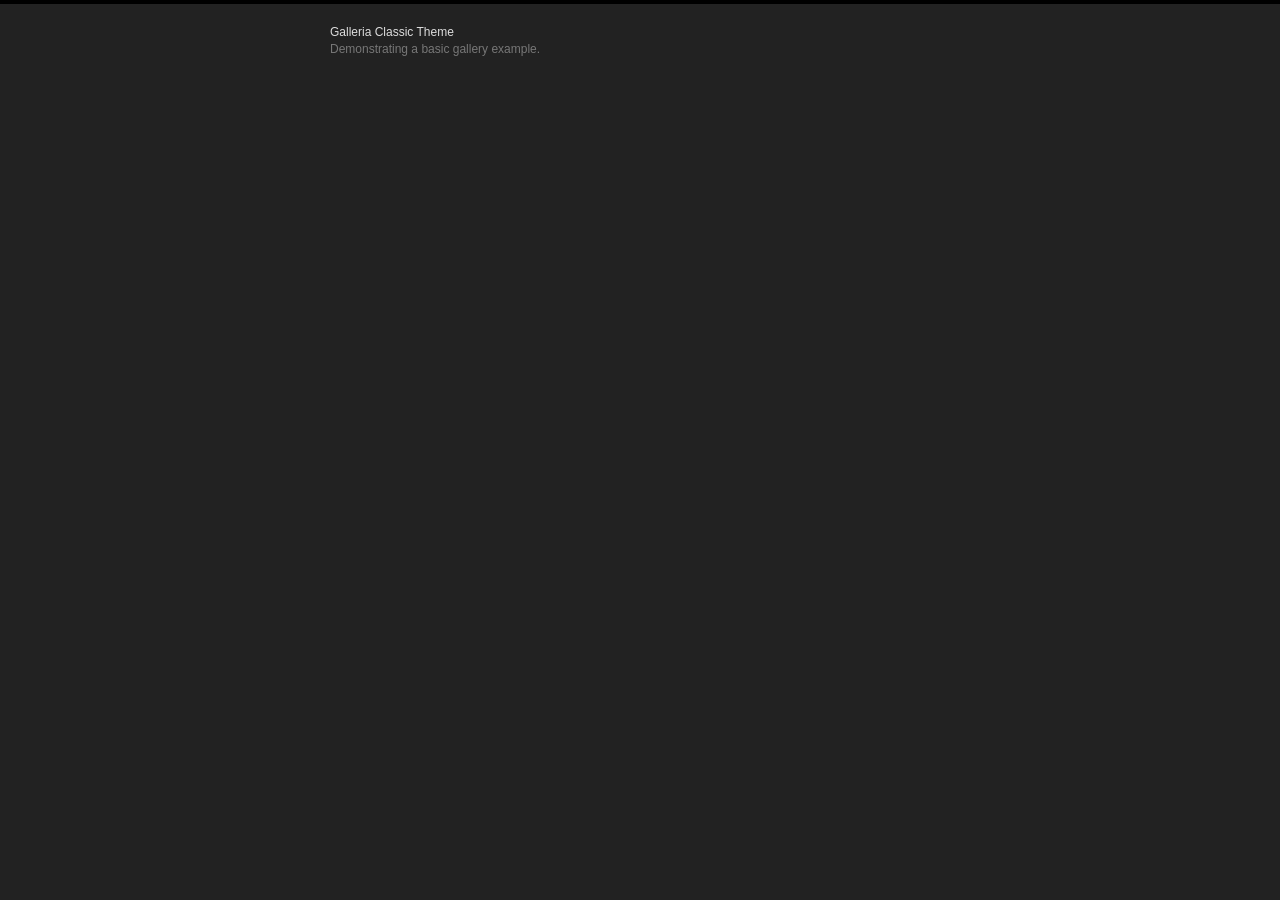
<file: dist/themes/classic/demo.html>
<!DOCTYPE html>
<html lang="en">
    <head>
        <meta charset="utf-8">
        <title>Galleria Classic Theme</title>
        <style>

            /* Demo styles */
            html,body{background:#222;margin:0;}
            body{border-top:4px solid #000;}
            .content{color:#777;font:12px/1.4 "helvetica neue",arial,sans-serif;width:620px;margin:20px auto;}
            h1{font-size:12px;font-weight:normal;color:#ddd;margin:0;}
            p{margin:0 0 20px}
            a {color:#22BCB9;text-decoration:none;}
            .galleria-info-description a {color: #bbb;}
            .cred{margin-top:20px;font-size:11px;}

            /* This rule is read by Galleria to define the gallery height: */
            #galleria{height:320px}

        </style>

        <!-- load jQuery -->
        <!-- <script src="https://ajax.googleapis.com/ajax/libs/jquery/3.1.1/jquery.js"></script> -->
        <script src="https://ajax.googleapis.com/ajax/libs/jquery/2.2.4/jquery.js"></script>

        <!-- load Galleria -->
        <script src="../../galleria.js"></script>

    </head>
<body>
    <div class="content">
        <h1>Galleria Classic Theme</h1>
        <p>Demonstrating a basic gallery example.</p>

        <div id="galleria">
            <a href="https://picsum.photos/id/1055/800/500.jpg">
                <img src="https://picsum.photos/id/1055/150/100.jpg"
                     data-description="by &lt;a href=&quot;https://unsplash.com/photos/12rzbJhQ89E&quot;&gt;Neil Thomas&lt;/a&gt; on &lt;a href=&quot;https://unsplash.com&quot;&gt;Unsplash&lt;/a&gt;"
                     data-title="Calm before the storm">
            </a>
            <a href="https://picsum.photos/id/268/800/500.jpg">
                <img src="https://picsum.photos/id/268/150/100.jpg"
                     data-description="by &lt;a href=&quot;https://unsplash.com/photos/vc3ZOCf5BN8&quot;&gt;davide ragusa&lt;/a&gt; on &lt;a href=&quot;https://unsplash.com&quot;&gt;Unsplash&lt;/a&gt;"
                     data-title="Wooden gate at the beach">
            </a>
            <a href="https://picsum.photos/id/35/800/500.jpg">
                <img src="https://picsum.photos/id/35/150/100.jpg"
                     data-description="by &lt;a href=&quot;https://unsplash.com/photos/znM0ujn2RUA&quot;&gt;Shane Colella&lt;/a&gt; on &lt;a href=&quot;https://unsplash.com&quot;&gt;Unsplash&lt;/a&gt;"
                     data-title="Prickly orange needles">
            </a>
            <a href="https://picsum.photos/id/810/800/500.jpg">
                <img src="https://picsum.photos/id/810/150/100.jpg"
                     data-description="by &lt;a href=&quot;https://unsplash.com/photos/5QyPh6O9tfw&quot;&gt;Luís Perdigão&lt;/a&gt; on &lt;a href=&quot;https://unsplash.com&quot;&gt;Unsplash&lt;/a&gt;"
                     data-title="Bridge To Anywhere">
            </a>
            <a href="https://picsum.photos/id/327/800/500.jpg">
                <img src="https://picsum.photos/id/327/150/100.jpg"
                     data-description="by &lt;a href=&quot;https://unsplash.com/photos/Gg7uKdHFb_c&quot;&gt;Ryan Schroeder&lt;/a&gt; on &lt;a href=&quot;https://unsplash.com&quot;&gt;Unsplash&lt;/a&gt;"
                     data-title="Alpine mountains under a clear sky">
            </a>
            <a href="https://picsum.photos/id/241/800/500.jpg">
                <img src="https://picsum.photos/id/241/150/100.jpg"
                     data-description="by &lt;a href=&quot;https://unsplash.com/photos/1Cg7BQXp024&quot;&gt;Sylwia Bartyzel&lt;/a&gt; on &lt;a href=&quot;https://unsplash.com&quot;&gt;Unsplash&lt;/a&gt;"
                     data-title="monochrome wire fence on hill">
            </a>
            <a href="https://picsum.photos/id/874/800/500.jpg">
                <img src="https://picsum.photos/id/874/150/100.jpg"
                     data-description="by &lt;a href=&quot;https://unsplash.com/photos/Cp-LUHPRpWM&quot;&gt;Christopher Campbell&lt;/a&gt; on &lt;a href=&quot;https://unsplash.com&quot;&gt;Unsplash&lt;/a&gt;"
                     data-title="woman underwater in dress">
            </a>
            <a href="https://picsum.photos/id/42/800/500.jpg">
                <img src="https://picsum.photos/id/42/150/100.jpg"
                     data-description="by &lt;a href=&quot;https://unsplash.com/photos/KR2mdHJ5qMg&quot;&gt;Luke Chesser&lt;/a&gt; on &lt;a href=&quot;https://unsplash.com&quot;&gt;Unsplash&lt;/a&gt;"
                     data-title="Coffee in Montreal">
            </a>
            <a href="https://picsum.photos/id/313/800/500.jpg">
                <img src="https://picsum.photos/id/313/150/100.jpg"
                     data-description="by &lt;a href=&quot;https://unsplash.com/photos/4xYgBTYC2-Q&quot;&gt;Sonja Langford&lt;/a&gt; on &lt;a href=&quot;https://unsplash.com&quot;&gt;Unsplash&lt;/a&gt;"
                     data-title="Cloud on the field">
            </a>
            <a href="https://picsum.photos/id/235/800/500.jpg">
                <img src="https://picsum.photos/id/235/150/100.jpg"
                     data-description="by &lt;a href=&quot;https://unsplash.com/photos/TI-B-TNYJMU&quot;&gt;Paul E. Harrer&lt;/a&gt; on &lt;a href=&quot;https://unsplash.com&quot;&gt;Unsplash&lt;/a&gt;"
                     data-title="View from the Langbathsee mountain lake">
            </a>
            <a href="https://vimeo.com/25750735">
                <span class="video">Works for vimeo too.</span>
            </a>
            <a href="https://www.youtube.com/watch?v=PEEXZZ071FE">
                <span class="video">Works for youtube too.</span>
            </a>
        </div>
    </div>

    <script>
    $(function() {
        // Load the classic theme
        Galleria.loadTheme('galleria.classic.js');

        // Initialize Galleria
        Galleria.run('#galleria');
    });
    </script>
    </body>
</html>
</file>
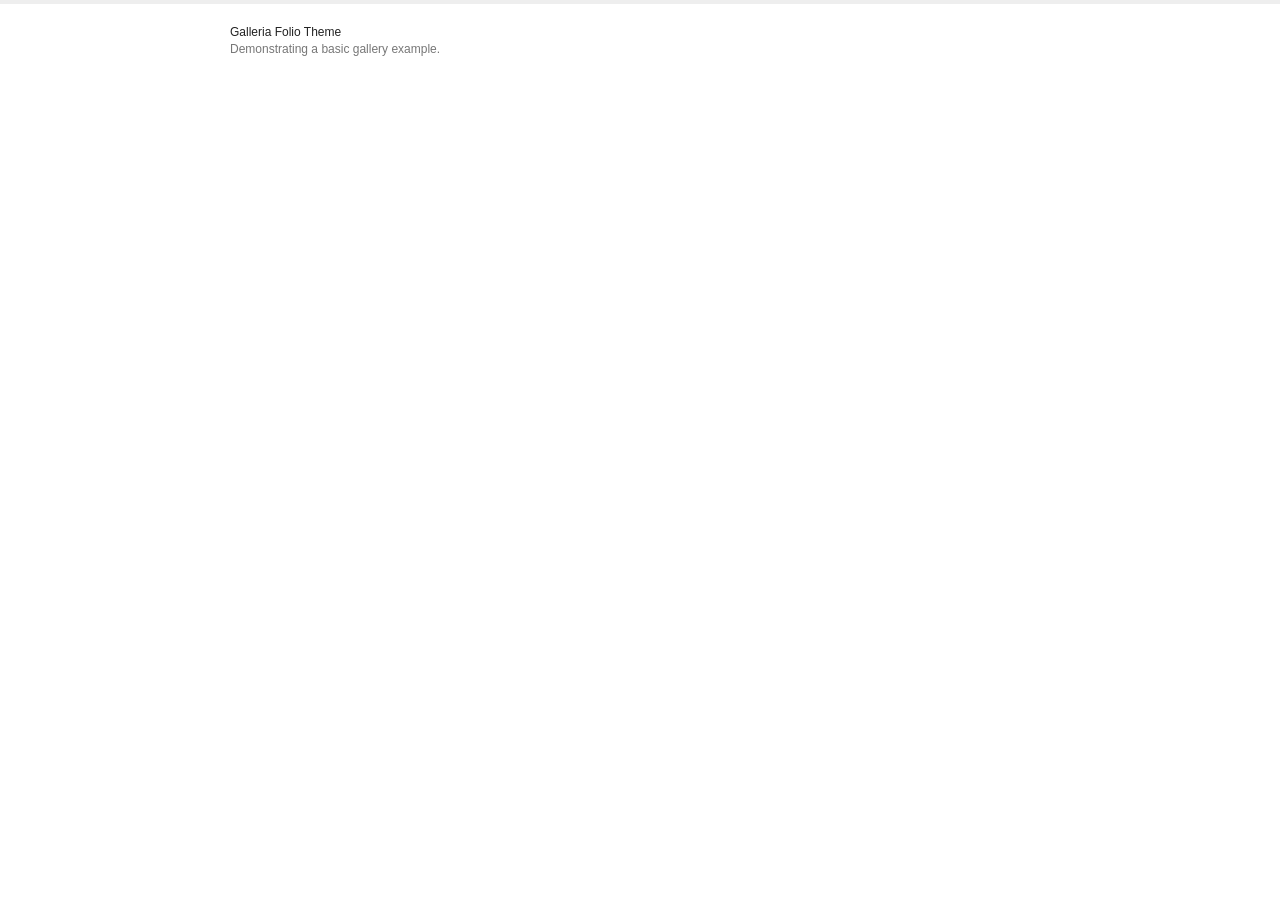
<file: dist/themes/folio/demo-retina.html>
<!DOCTYPE html>
<html lang="en">
    <head>
        <meta charset="utf-8">
        <meta name="viewport" content="width=device-width,initial-scale=0.5,user-scalable=no">
        <title>Galleria Folio Theme</title>
        <style>

            /* Demo styles */
            html,body{background:#fff;margin:0;}
            body{border-top:4px solid #eee;}
            .content{color:#777;font:12px/1.4 "helvetica neue",arial,sans-serif;max-width:820px;margin:20px auto;}
            h1{font-size:12px;font-weight:normal;color:#222;margin:0;}
            p{margin:0 0 20px}
            a {color:#22BCB9;text-decoration:none;}
            .galleria-info-description a { color: #bbb;}
            .cred{margin-top:20px;font-size:11px;}

            .galleria{ height: 432px; max-width:820px; }

        </style>

        <!-- load jQuery -->
        <!-- <script src="https://ajax.googleapis.com/ajax/libs/jquery/3.1.1/jquery.js"></script> -->
        <script src="https://ajax.googleapis.com/ajax/libs/jquery/2.2.4/jquery.js"></script>

        <!-- load Galleria -->
        <script src="../../galleria.js"></script>

    </head>
<body>
    <div class="content">
        <h1>Galleria Folio Theme</h1>
        <p>Demonstrating a basic gallery example.</p>

        <div class="galleria">
            <a href="https://picsum.photos/id/467/1024/768.jpg" data-srcset="https://picsum.photos/id/467/1024/768.jpg 1x, https://picsum.photos/id/467/2048/1536.jpg 2x">
                <img src="https://picsum.photos/id/467/300/200.jpg" srcset="https://picsum.photos/id/467/300/200.jpg 1x, https://picsum.photos/id/467/600/400.jpg 2x"
                     data-description="by &lt;a href=&quot;https://unsplash.com/photos/COE-CIGj8VA&quot;&gt;Taylor Leopold&lt;/a&gt; on &lt;a href=&quot;https://unsplash.com&quot;&gt;Unsplash&lt;/a&gt;"
                     data-title="Mysterious Mist">
            </a>
            <a href="https://picsum.photos/id/874/1024/768.jpg" data-srcset="https://picsum.photos/id/874/1024/768.jpg 1x, https://picsum.photos/id/874/2048/1536.jpg 2x">
                <img src="https://picsum.photos/id/874/300/200.jpg" srcset="https://picsum.photos/id/874/300/200.jpg 1x, https://picsum.photos/id/874/600/400.jpg 2x"
                     data-description="by &lt;a href=&quot;https://unsplash.com/photos/Cp-LUHPRpWM&quot;&gt;Christopher Campbell&lt;/a&gt; on &lt;a href=&quot;https://unsplash.com&quot;&gt;Unsplash&lt;/a&gt;"
                     data-title="woman underwater in dress">
            </a>
            <a href="https://picsum.photos/id/501/1024/768.jpg" data-srcset="https://picsum.photos/id/501/1024/768.jpg 1x, https://picsum.photos/id/501/2048/1536.jpg 2x">
                <img src="https://picsum.photos/id/501/300/200.jpg" srcset="https://picsum.photos/id/501/300/200.jpg 1x, https://picsum.photos/id/501/600/400.jpg 2x"
                     data-description="by &lt;a href=&quot;https://unsplash.com/photos/QbDkhVZ80To&quot;&gt;davide ragusa&lt;/a&gt; on &lt;a href=&quot;https://unsplash.com&quot;&gt;Unsplash&lt;/a&gt;"
                     data-title="Scala dei Turchi cliff">
            </a>
            <a href="https://picsum.photos/id/531/1024/768.jpg" data-srcset="https://picsum.photos/id/531/1024/768.jpg 1x, https://picsum.photos/id/531/2048/1536.jpg 2x">
                <img src="https://picsum.photos/id/531/300/200.jpg" srcset="https://picsum.photos/id/531/300/200.jpg 1x, https://picsum.photos/id/531/600/400.jpg 2x"
                     data-description="by &lt;a href=&quot;https://unsplash.com/photos/zr8msYQhfRg&quot;&gt;Jeff Sheldon&lt;/a&gt; on &lt;a href=&quot;https://unsplash.com&quot;&gt;Unsplash&lt;/a&gt;"
                     data-title="Vintage cameras">
            </a>
            <a href="https://picsum.photos/id/329/1024/768.jpg" data-srcset="https://picsum.photos/id/329/1024/768.jpg 1x, https://picsum.photos/id/329/2048/1536.jpg 2x">
                <img src="https://picsum.photos/id/329/300/200.jpg" srcset="https://picsum.photos/id/329/300/200.jpg 1x, https://picsum.photos/id/329/600/400.jpg 2x"
                     data-description="by &lt;a href=&quot;https://unsplash.com/photos/-e_njRV9hRE&quot;&gt;Felipe Santana&lt;/a&gt; on &lt;a href=&quot;https://unsplash.com&quot;&gt;Unsplash&lt;/a&gt;"
                     data-title="Lake Pebbles ">
            </a>
            <a href="https://picsum.photos/id/972/1024/768.jpg" data-srcset="https://picsum.photos/id/972/1024/768.jpg 1x, https://picsum.photos/id/972/2048/1536.jpg 2x">
                <img src="https://picsum.photos/id/972/300/200.jpg" srcset="https://picsum.photos/id/972/300/200.jpg 1x, https://picsum.photos/id/972/600/400.jpg 2x"
                     data-description="by &lt;a href=&quot;https://unsplash.com/photos/VviFtDJakYk&quot;&gt;Matthew Wiebe&lt;/a&gt; on &lt;a href=&quot;https://unsplash.com&quot;&gt;Unsplash&lt;/a&gt;"
                     data-title="Foggy skyscrapers">
            </a>
            <a href="https://picsum.photos/id/886/1024/768.jpg" data-srcset="https://picsum.photos/id/886/1024/768.jpg 1x, https://picsum.photos/id/886/2048/1536.jpg 2x">
                <img src="https://picsum.photos/id/886/300/200.jpg" srcset="https://picsum.photos/id/886/300/200.jpg 1x, https://picsum.photos/id/886/600/400.jpg 2x"
                     data-description="by &lt;a href=&quot;https://unsplash.com/photos/p62O--o1x-U&quot;&gt;Glen Carrie&lt;/a&gt; on &lt;a href=&quot;https://unsplash.com&quot;&gt;Unsplash&lt;/a&gt;"
                     data-title="Small soccer goal on a foggy field">
            </a>
            <a href="https://picsum.photos/id/374/1024/768.jpg" data-srcset="https://picsum.photos/id/374/1024/768.jpg 1x, https://picsum.photos/id/374/2048/1536.jpg 2x">
                <img src="https://picsum.photos/id/374/300/200.jpg" srcset="https://picsum.photos/id/374/300/200.jpg 1x, https://picsum.photos/id/374/600/400.jpg 2x"
                     data-description="by &lt;a href=&quot;https://unsplash.com/photos/TDahcrcPhhA&quot;&gt;Ma. Alejandra&lt;/a&gt; on &lt;a href=&quot;https://unsplash.com&quot;&gt;Unsplash&lt;/a&gt;"
                     data-title="Driving near the shoreline">
            </a>
            <a href="https://picsum.photos/id/184/1024/768.jpg" data-srcset="https://picsum.photos/id/184/1024/768.jpg 1x, https://picsum.photos/id/184/2048/1536.jpg 2x">
                <img src="https://picsum.photos/id/184/300/200.jpg" srcset="https://picsum.photos/id/184/300/200.jpg 1x, https://picsum.photos/id/184/600/400.jpg 2x"
                     data-description="by &lt;a href=&quot;https://unsplash.com/photos/yNGQ830uFB4&quot;&gt;Tim de Groot&lt;/a&gt; on &lt;a href=&quot;https://unsplash.com&quot;&gt;Unsplash&lt;/a&gt;"
                     data-title="Desert at Twilight">
            </a>
            <a href="https://picsum.photos/id/313/1024/768.jpg" data-srcset="https://picsum.photos/id/313/1024/768.jpg 1x, https://picsum.photos/id/313/2048/1536.jpg 2x">
                <img src="https://picsum.photos/id/313/300/200.jpg" srcset="https://picsum.photos/id/313/300/200.jpg 1x, https://picsum.photos/id/313/600/400.jpg 2x"
                     data-description="by &lt;a href=&quot;https://unsplash.com/photos/4xYgBTYC2-Q&quot;&gt;Sonja Langford&lt;/a&gt; on &lt;a href=&quot;https://unsplash.com&quot;&gt;Unsplash&lt;/a&gt;"
                     data-title="Cloud on the field">
            </a>
            <a href="https://vimeo.com/25750735">
                <span class="video">Works for vimeo too.</span>
            </a>
            <a href="https://www.youtube.com/watch?v=PEEXZZ071FE">
                <span class="video">Works for youtube too.</span>
            </a>
        </div>


    </div>
    <script>
    $(function() {
        // Load the Folio theme
        Galleria.loadTheme('galleria.folio.js');

        // Initialize Galleria
        Galleria.run('.galleria');
    });
    </script>
    </body>
</html>
</file>
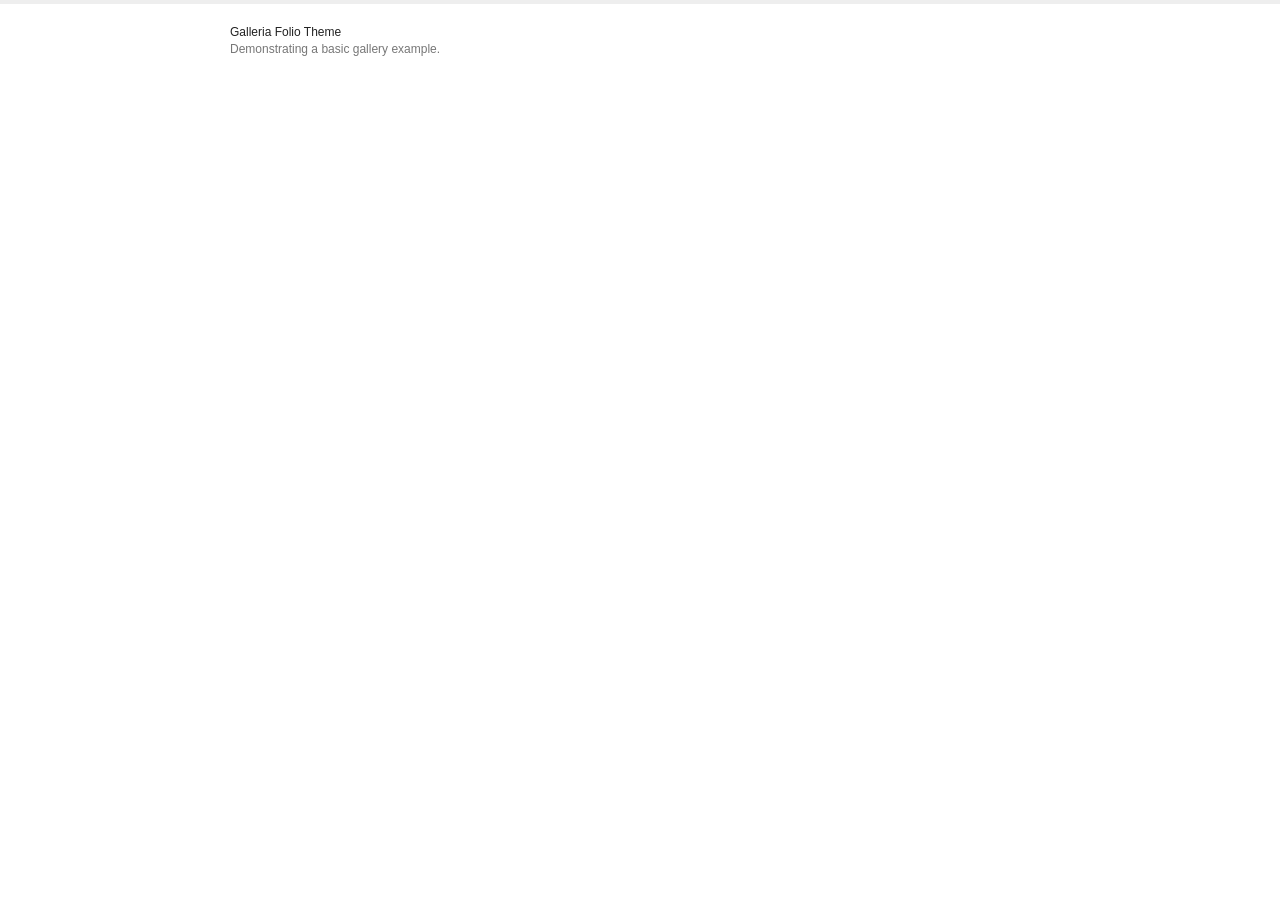
<file: dist/themes/folio/demo.html>
<!DOCTYPE html>
<html lang="en">
    <head>
        <meta charset="utf-8">
        <meta name="viewport" content="width=device-width,initial-scale=0.5,user-scalable=no">
        <title>Galleria Folio Theme</title>
        <style>

            /* Demo styles */
            html,body{background:#fff;margin:0;}
            body{border-top:4px solid #eee;}
            .content{color:#777;font:12px/1.4 "helvetica neue",arial,sans-serif;max-width:820px;margin:20px auto;}
            h1{font-size:12px;font-weight:normal;color:#222;margin:0;}
            p{margin:0 0 20px}
            a {color:#22BCB9;text-decoration:none;}
            .galleria-info-description a { color: #bbb;}
            .cred{margin-top:20px;font-size:11px;}

            .galleria{ height: 432px; max-width:820px; }

        </style>

        <!-- load jQuery -->
        <!-- <script src="https://ajax.googleapis.com/ajax/libs/jquery/3.1.1/jquery.js"></script> -->
        <script src="https://ajax.googleapis.com/ajax/libs/jquery/2.2.4/jquery.js"></script>

        <!-- load Galleria -->
        <script src="../../galleria.js"></script>

    </head>
<body>
    <div class="content">
        <h1>Galleria Folio Theme</h1>
        <p>Demonstrating a basic gallery example.</p>

        <div class="galleria">
            <a href="https://picsum.photos/id/467/1024/768.jpg">
                <img src="https://picsum.photos/id/467/300/200.jpg"
                     data-description="by &lt;a href=&quot;https://unsplash.com/photos/COE-CIGj8VA&quot;&gt;Taylor Leopold&lt;/a&gt; on &lt;a href=&quot;https://unsplash.com&quot;&gt;Unsplash&lt;/a&gt;"
                     data-title="Mysterious Mist">
            </a>
            <a href="https://picsum.photos/id/874/1024/768.jpg">
                <img src="https://picsum.photos/id/874/300/200.jpg"
                     data-description="by &lt;a href=&quot;https://unsplash.com/photos/Cp-LUHPRpWM&quot;&gt;Christopher Campbell&lt;/a&gt; on &lt;a href=&quot;https://unsplash.com&quot;&gt;Unsplash&lt;/a&gt;"
                     data-title="woman underwater in dress">
            </a>
            <a href="https://picsum.photos/id/501/1024/768.jpg">
                <img src="https://picsum.photos/id/501/300/200.jpg"
                     data-description="by &lt;a href=&quot;https://unsplash.com/photos/QbDkhVZ80To&quot;&gt;davide ragusa&lt;/a&gt; on &lt;a href=&quot;https://unsplash.com&quot;&gt;Unsplash&lt;/a&gt;"
                     data-title="Scala dei Turchi cliff">
            </a>
            <a href="https://picsum.photos/id/531/1024/768.jpg">
                <img src="https://picsum.photos/id/531/300/200.jpg"
                     data-description="by &lt;a href=&quot;https://unsplash.com/photos/zr8msYQhfRg&quot;&gt;Jeff Sheldon&lt;/a&gt; on &lt;a href=&quot;https://unsplash.com&quot;&gt;Unsplash&lt;/a&gt;"
                     data-title="Vintage cameras">
            </a>
            <a href="https://picsum.photos/id/329/1024/768.jpg">
                <img src="https://picsum.photos/id/329/300/200.jpg"
                     data-description="by &lt;a href=&quot;https://unsplash.com/photos/-e_njRV9hRE&quot;&gt;Felipe Santana&lt;/a&gt; on &lt;a href=&quot;https://unsplash.com&quot;&gt;Unsplash&lt;/a&gt;"
                     data-title="Lake Pebbles ">
            </a>
            <a href="https://picsum.photos/id/972/1024/768.jpg">
                <img src="https://picsum.photos/id/972/300/200.jpg"
                     data-description="by &lt;a href=&quot;https://unsplash.com/photos/VviFtDJakYk&quot;&gt;Matthew Wiebe&lt;/a&gt; on &lt;a href=&quot;https://unsplash.com&quot;&gt;Unsplash&lt;/a&gt;"
                     data-title="Foggy skyscrapers">
            </a>
            <a href="https://picsum.photos/id/886/1024/768.jpg">
                <img src="https://picsum.photos/id/886/300/200.jpg"
                     data-description="by &lt;a href=&quot;https://unsplash.com/photos/p62O--o1x-U&quot;&gt;Glen Carrie&lt;/a&gt; on &lt;a href=&quot;https://unsplash.com&quot;&gt;Unsplash&lt;/a&gt;"
                     data-title="Small soccer goal on a foggy field">
            </a>
            <a href="https://picsum.photos/id/374/1024/768.jpg">
                <img src="https://picsum.photos/id/374/300/200.jpg"
                     data-description="by &lt;a href=&quot;https://unsplash.com/photos/TDahcrcPhhA&quot;&gt;Ma. Alejandra&lt;/a&gt; on &lt;a href=&quot;https://unsplash.com&quot;&gt;Unsplash&lt;/a&gt;"
                     data-title="Driving near the shoreline">
            </a>
            <a href="https://picsum.photos/id/184/1024/768.jpg">
                <img src="https://picsum.photos/id/184/300/200.jpg"
                     data-description="by &lt;a href=&quot;https://unsplash.com/photos/yNGQ830uFB4&quot;&gt;Tim de Groot&lt;/a&gt; on &lt;a href=&quot;https://unsplash.com&quot;&gt;Unsplash&lt;/a&gt;"
                     data-title="Desert at Twilight">
            </a>
            <a href="https://picsum.photos/id/313/1024/768.jpg">
                <img src="https://picsum.photos/id/313/300/200.jpg"
                     data-description="by &lt;a href=&quot;https://unsplash.com/photos/4xYgBTYC2-Q&quot;&gt;Sonja Langford&lt;/a&gt; on &lt;a href=&quot;https://unsplash.com&quot;&gt;Unsplash&lt;/a&gt;"
                     data-title="Cloud on the field">
            </a>
            <a href="https://vimeo.com/25750735">
                <span class="video">Works for vimeo too.</span>
            </a>
            <a href="https://www.youtube.com/watch?v=PEEXZZ071FE">
                <span class="video">Works for youtube too.</span>
            </a>
        </div>


    </div>
    <script>
    $(function() {
        // Load the Folio theme
        Galleria.loadTheme('galleria.folio.js');

        // Initialize Galleria
        Galleria.run('.galleria');
    });
    </script>
    </body>
</html>
</file>
<file: style.css>
html{
    background-color: #79e7e7;
    font-family: 'Rubik', sans-serif;
    margin: 0;
    padding: 0;
    scroll-behavior: smooth;
}
* {
    box-sizing: border-box;
    margin: 0;
    padding: 0;
}
/* MAIN SITE */
h1{
    text-align: center;
    color: #14044d;
    font-weight: normal;
    font-size: 50px;
    background-color: white;
    border-bottom: #37367b solid 2px;
}
.flex_container{
    display: flex;
    list-style-type: none;
    justify-content: center;
    flex-flow: row wrap;
    border-bottom: solid 2px #37367b;    
}
.flex_container li a{
    display: flex;
    padding-top: 8px;
    padding-bottom: 8px;
    font-size: 16px;    
    background-color: #c6c5d4;
    border-radius: 10px;
    border: #37367b solid 2px;
    width: 154px;
    justify-content: center;
    text-decoration: none;
    margin: 10px;
    color: black;
}
nav ul li a:hover{
    background-color: #ffffff;
}
figure img{
    width: 100%;
    height: auto;
}
.get_started img{
    width: 100%;
    height: auto;
}
.welcome{
    display: flex;
    align-items: center;
    flex-direction: column;
    margin: 40px;
    padding: 10px;
}
.welcome h2{
    font-size: 40px;
}
.welcome p{
    text-align: center;
}
.welcome a{
    text-decoration: none;
    padding-left: 32px;
    padding-right: 32px;
    padding-top: 8px;
    padding-bottom: 8px;
    font-size: 16px;    
    background-color: #c6c5d4;
    border-radius: 10px;
    border: #37367b solid 2px;
    margin: 20px;
}
.get_started{
    display: flex;
    flex-direction: row;
    align-items: center;
}
.get_started div{
    margin: 10px;
    padding: 20px;
}
.get_started div h2{
    color: #14044d;
    margin-bottom: 10px;
}
.features{
    display: flex;
    flex-direction: row;
    flex-wrap: wrap;
    justify-content: center;
}
.features a{
    border: 2px solid white;
    background-color: rgba(130, 120, 223, 0.5);
    border-radius: 10px;
    padding-bottom: 10px;
    padding-left: 10px;
    padding-right: 10px;
    padding-top: 200px;
    margin: 20px;
    flex-basis: 45%;
    text-decoration: none;
}
.features a h2{
    color: #14044d;
    font-size: 20px;
}
.features .wallet{
    background-image: url(img/impact_transparent.png);
    background-position: center;
    background-repeat: no-repeat;
    background-size: 36%;
}
.features .get_eth{
    background-image: url(img/doge-computer.png);
    background-position: center;
    background-repeat: no-repeat;
    background-size: 36%;
}
footer{
    border-top: 2px solid #37367b;
    padding-top: 10px;
    padding-bottom: 10px;
    display: flex;
    justify-content: center;
    background-color: white;
    flex-direction: row;
}
footer div{
    display: flex;
    flex-direction: column;
    justify-content: center;
    align-items: flex-end;
}
.footer_ul{
    list-style-type: none;
}
.footer_ul li{
    margin: 15px;
}
.footer_ul li a{
    text-decoration: none;
    font-size: 20px;
    color: #14044d;
    background-color: rgba(130, 120, 223, 0.5);
    border-radius: 10px;
    padding: 5px;
}
.footer_ul li a:visited{
    color: #14044d;
}
.animation{
    width: 200px; 
    height: 200px;
}
/* PICK A WALLET */
.main{
    background-color: rgba(130, 120, 223, 0.5);
    width: 100%;
}
.main .wallet_flex_container_title{
    background-color: rgba(245,245,245, 0.8);
}
.main .wallet_flex_container_title h2{
    padding: 20px;
    margin: 20px;
    color: #37367b;
    text-align: center;
    font-size: 40px;
    letter-spacing: 5px;
}
.wallet_flex_container{
    display: flex;
    flex-direction: row;
    flex-wrap: wrap;
    justify-content: center;
    width: 100%;
    align-items: center;   
}
.main .wallet_flex_container .items{
    display: flex;
    flex-direction: column;
    align-items: center;
    width: 23%;
    height: 289px;
    margin: 10px;
    border: black 1px solid;
}
.main .wallet_flex_container .items .title{
    display: flex;
    justify-content: center;
    width: 100%;
    height: 55px;
    padding: 10px;
    background-color: rgba(245,245,245, 1);
    border-bottom: 1px black solid;
}
.main .wallet_flex_container .items .title img{
    width: 24px;
    height: auto;
    margin: 5px;
}
.main .wallet_flex_container .items .title span{
    padding: 5px;
    color: #14044d;
    font-size: 20px;
}
.main .wallet_flex_container .items .content{
    display: block;
    width: 100%;
    height: 188px;
    background-color: rgba(245,245,245, 0.5);
    padding: 5px;
    line-height: 1.5em;
}
.main .wallet_flex_container .items .content img{
    width: 7%;
    height: 7%;
}
.main .wallet_flex_container .items .content p{
    margin-top: 10px;
}
.main .wallet_flex_container .items .button{
    border-radius: 5px;
    background-color: #367ad7;
    width: 60%;
    height: 34px;
    font-size: 20px;
    padding: 5px;
    margin: 5px;
    text-decoration: none;
    color: white;
    text-align: center;
}
.main .wallet_flex_container .items .button:hover{
    background-color: white;
    color: #367ad7;
}
.js{
    display: flex;
    justify-content: center;
}
.js .column{
    display: flex;
    flex-direction: column;
}
.js div{
    margin: 15px;
    display: flex;
    flex-direction: column;
}
.js .column div h2{
    background-color: white;
    width: 100%;
    padding: 10px;
    font-size: 1.4em;
    border-radius: 5px;
    color: #14044d;
}
.js .column div label{
    text-align: center;
    margin: 5px;
    font-size: 1.1em;
}
.input_all{
    padding: 10px;
    border-radius: 5px;
    color: white;
    background-color: #14044d;
    font-family: 'Rubik', sans-serif;
    font-size: 1.2em;
    width: 100%;
    text-align: center;
}
.radio_input_all{
    padding: 10px;
    border-radius: 5px;
    color: white;
    background-color: #14044d;
}
.radio_input_all label a{
    color: #79e7e7;
    font-style: italic;
}
.radio_input_all label span{
    background-color: #79e7e7;
    border-radius: 2px;
    color: black;
    padding: 2px;
}
.radio_
/* PROJECTS */
.galleria-theme-classic{
    background: rgba(0, 0, 0, 0);
}
.projects_header{
    background-color: rgba(245,245,245, 0.8);
}
.projects_header h2{
    padding: 20px;
    margin: 20px;
    color: #37367b;
    text-align: center;
    font-size: 40px;
    letter-spacing: 5px;
}
.projects_content{
    display: flex;
    flex-direction: row;
    flex-wrap: wrap;
    align-items: center;
    justify-content: space-evenly;
}
.projects_content section{
    margin: 10px;
}
.live_price_chart{
    border: 2px solid #37367b;
    border-radius: 5px;
    max-width: 100%;
    height: auto;
}
/* ABOUT ETHEREUM */
.row{
    display: flex;
    align-items: center;
    justify-content: center;
    margin: 10px;
}
.row div{
    display: flex;
    flex-direction: column;
}
.row img{
    width: 100%;
    height: auto;
}
.row h2{
    margin-bottom: 10px;
}
.row h3{
    margin-bottom: 5px;
}
.row2{
    text-align: center;
    margin: 20px;
    padding: 10px;
    background-color: rgba(130, 120, 223, 0.5);
    border-radius: 10px;
}
.row3{
    display: flex;
    flex-wrap: wrap;
    flex-direction: row;
    justify-content: center;
}
.row3 div{
    background-color: rgba(130, 120, 223, 0.5);
    border-radius: 10px;
    padding: 5px;
    margin: 10px;
    flex-basis: 30%;
}
.bank{
    background-position-x: center;
    background-position-y: center;
    background-size: 20%;
    background-repeat: no-repeat;
    background-image: url(img/bank.png);
}
.private{
    background-position-x: center;
    background-position-y: center;
    background-size: 20%;
    background-repeat: no-repeat;
    background-image: url(img/private-detective.png);
}
.friends{
    background-position-x: center;
    background-position-y: center;
    background-size: 20%;
    background-repeat: no-repeat;
    background-image: url(img/friendship.png);
}
.row3 div span{
    font-weight: bold;
    text-decoration: underline;
    line-height: 1.5em;
}
.contact_us{
    display: flex;
    justify-content: center;
    border-top: solid 2px #14044d;
    background-image: url(img/eth.png);
    background-repeat: no-repeat;
    background-position-x: center;
    background-position-y: center;
    padding: 10px;
}
.contact_us .backgroundClass{
    background-color: rgba(130, 120, 223, 0.5);
    border-radius: 10px;
}
.contact_us .backgroundClass div{
    display: flex;
    align-items: center;
    flex-direction: column;
    padding: 10px;
    margin: 10px;
}
.contact_us div h2{
    background-color: #c6c5d4;
    border: #37367b solid 2px;
    border-radius: 10px;
    padding: 20px;
    color: #37367b;
    font-weight: normal;
}
.contact_us input.mybutton{
    color: #14044d;
    border: #37367b solid 2px;
    border-radius: 10px;
    padding-left: 32px;
    padding-right: 32px;
    padding-top: 8px;
    padding-bottom: 8px;
    font-size: 16px;
    margin: 10px;
    font-family: 'Rubik', sans-serif;
}
@media all and (max-width: 600px){
    .get_started{
        flex-wrap: wrap;
    }
    .row3 div{
        /* 600 px alatt 100%os szélessége lesz*/
        flex-basis: 100%;
    }
    .contact_us{
        background-size: 100%;
    }
    .main .wallet_flex_container .items{
        width: 80%;
    }
    .main .wallet_flex_container .items{
        height: 250px;
    }
    #kepek{
        width: 100%;
    }
}
@media all and (max-width: 800px) {
    .features a{
        flex-basis: 100%;
    }
}
/*footer oszlopba rendezés 560px alatt*/
@media all and (max-width: 560px){
    footer .animation{
        width: 130px;
        height: 130px;
    }
    footer{
        flex-direction: column;
        align-items: center;
    }
    footer div{
        align-items: center;
    }
    footer ul li{
        text-align: center;
    }
}
label.error{
    color:#ff6161;
    background-color: white;
    margin: 5px;
    border-radius: 2px;
}
</file>
